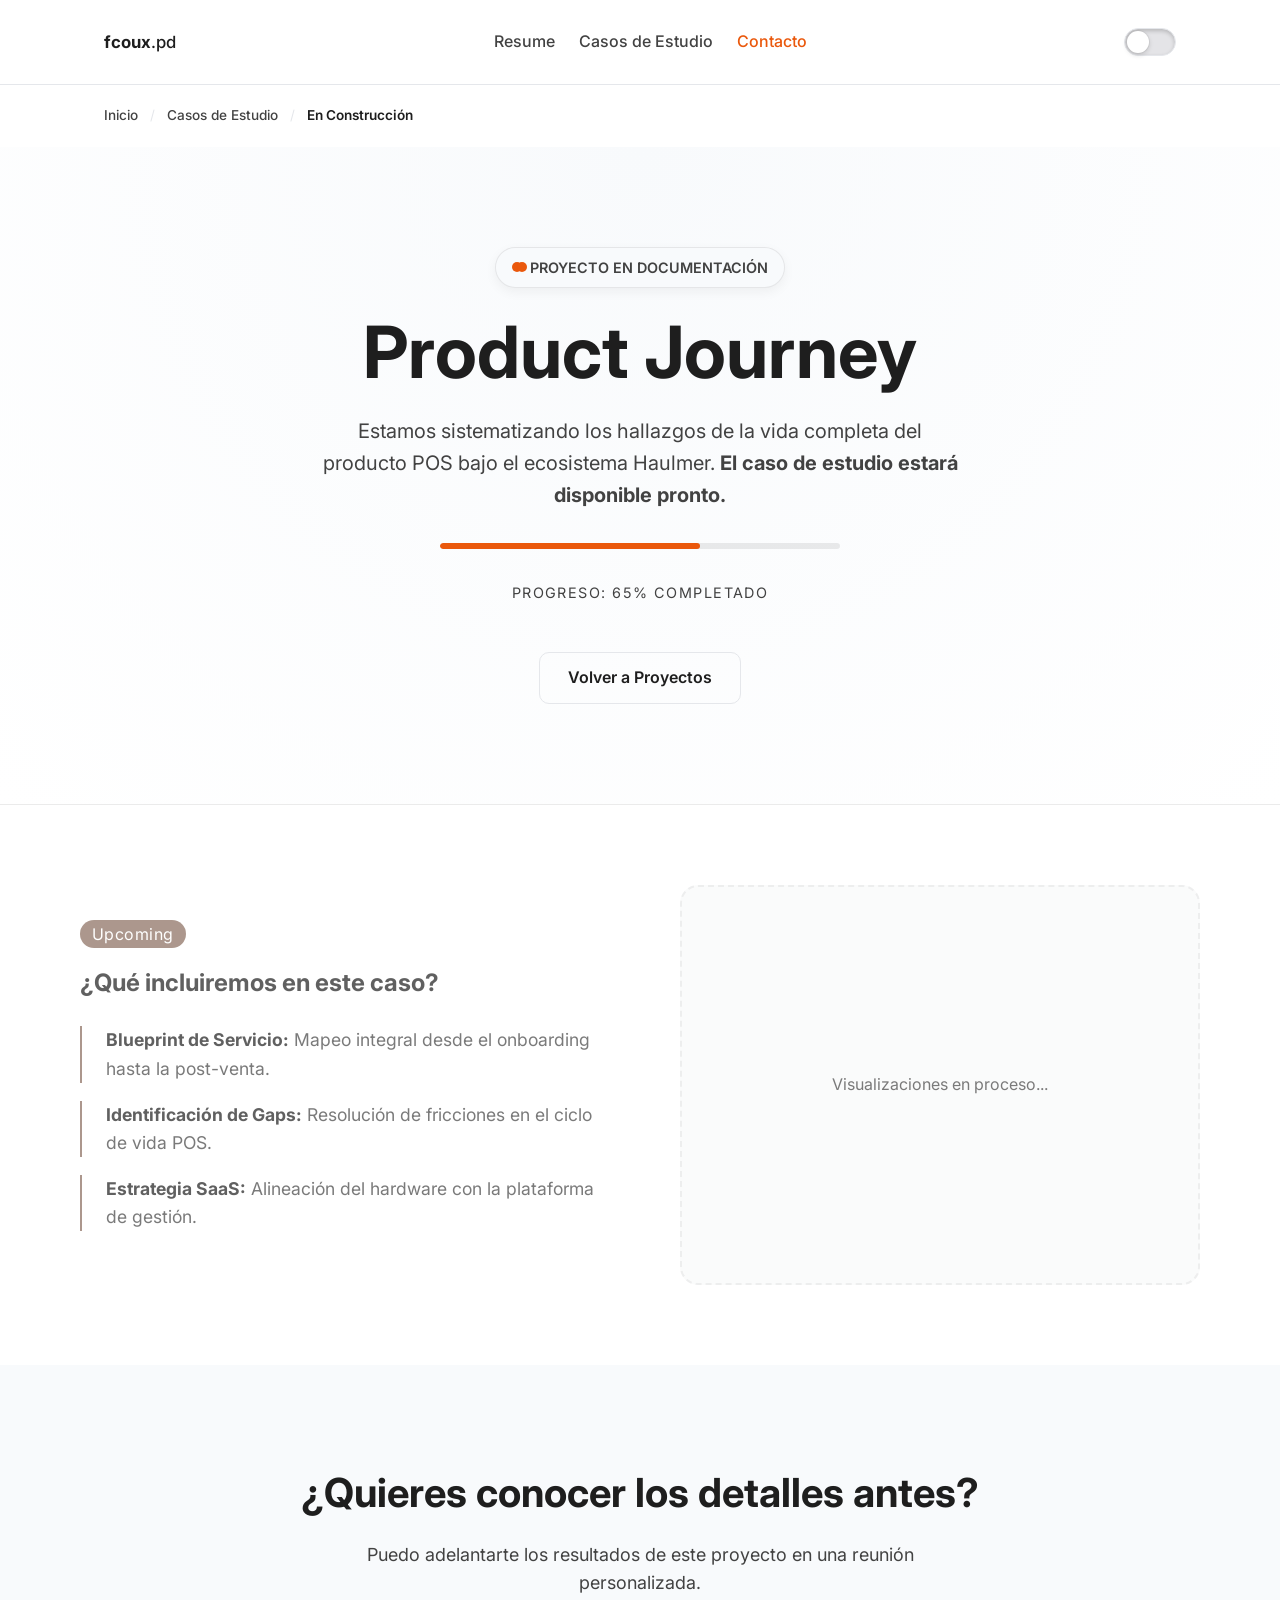
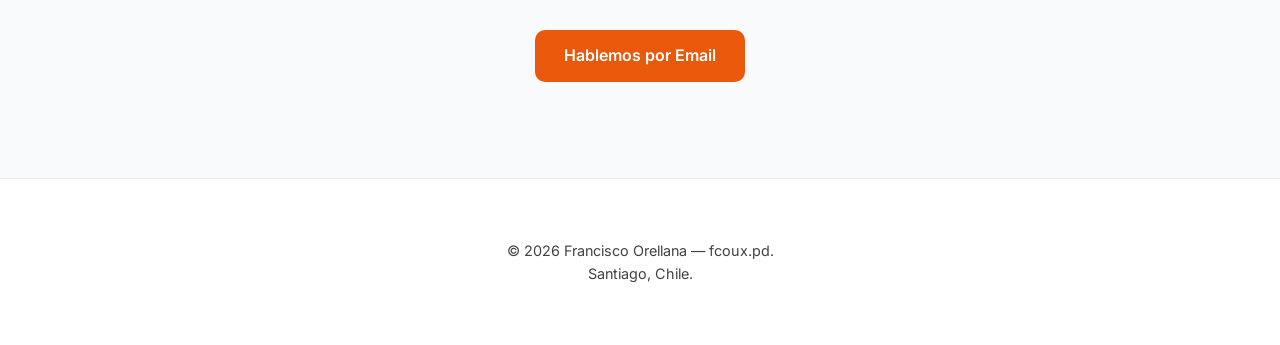
<file: pj.html>
<!DOCTYPE html>
<html lang="es">

<head>
    <meta charset="UTF-8" />
    <meta name="viewport" content="width=device-width, initial-scale=1.0" />
    <title>Product Journey | Francisco Orellana</title>
    <link rel="preconnect" href="https://fonts.googleapis.com">
    <link rel="preconnect" href="https://fonts.gstatic.com" crossorigin>
    <link href="https://fonts.googleapis.com/css2?family=Inter:wght@400;500;600;700;800&display=swap" rel="stylesheet" />
    <link rel="stylesheet" href="../css/index.css" />
    <link rel="stylesheet" href="../css/pj.css" />
    <style>
        /* Estilos específicos para el estado de construcción */
        
        .construction-hero {
            min-height: 60vh;
            display: flex;
            flex-direction: column;
            justify-content: center;
            align-items: center;
            text-align: center;
            padding: 100px 0;
        }
        
        .status-badge {
            display: inline-flex;
            align-items: center;
            gap: 8px;
            padding: 8px 16px;
            background: var(--surface-2);
            border-radius: 100px;
            margin-bottom: 24px;
            border: 1px solid var(--line-separator);
        }
        
        .pulse-dot {
            width: 10px;
            height: 10px;
            background: var(--accent);
            border-radius: 50%;
            animation: pulse 1.5s infinite;
        }
        
        @keyframes pulse {
            0% {
                box-shadow: 0 0 0 0 rgba(234, 88, 12, 0.4);
            }
            70% {
                box-shadow: 0 0 0 10px rgba(234, 88, 12, 0);
            }
            100% {
                box-shadow: 0 0 0 0 rgba(234, 88, 12, 0);
            }
        }
        
        .progress-container {
            width: 100%;
            max-width: 400px;
            height: 6px;
            background: var(--line-separator);
            border-radius: 10px;
            margin: 32px auto;
            overflow: hidden;
        }
        
        .progress-bar {
            width: 65%;
            /* Nivel de avance de la documentación */
            height: 100%;
            background: var(--accent);
            border-radius: 10px;
        }
    </style>
</head>

<body>
    <header class="navbar" id="navbar">
        <div class="container nav-content">
            <a href="../index.html" class="logo" aria-label="Inicio"><strong>fcoux</strong>.pd</a>
            <nav class="nav-links desktop-nav" aria-label="Navegación principal">
                <a href="../index.html#about">Resume</a>
                <a href="../index.html#projects">Casos de Estudio</a>
                <a href="#contact">Contacto</a>
            </nav>
            <div class="nav-actions">
                <button class="theme-toggle" id="themeToggle" type="button" aria-label="Cambiar tema">
                    <div class="theme-toggle-track">
                        <div class="theme-toggle-thumb"></div>
                    </div>
                </button>
                <button class="menu-toggle" id="menuToggle" type="button" aria-label="Abrir menú">
                    <span></span><span></span><span></span>
                </button>
            </div>
        </div>
    </header>
    <nav class="breadcrumb-nav" aria-label="Breadcrumb">
        <div class="container">
            <ol class="breadcrumb-list">
                <li><a href="../index.html">Inicio</a></li>
                <li><a href="../index.html#projects">Casos de Estudio</a></li>
                <li aria-current="page">En Construcción</li>
            </ol>
        </div>
    </nav>
    <main>
        <section class="construction-hero">
            <div class="container">
                <div class="status-badge">
                    <span class="pulse-dot"></span>
                    <span style="font-weight: 600; font-size: 0.9rem; color: var(--text-soft);">PROYECTO EN DOCUMENTACIÓN</span>
                </div>

                <h1 style="font-size: clamp(2.5rem, 8vw, 4.5rem); line-height: 1.1; margin-bottom: 24px;">Product Journey</h1>
                <p style="max-width: 650px; margin: 0 auto; font-size: 1.25rem; color: var(--text-soft); line-height: 1.6;">
                    Estamos sistematizando los hallazgos de la vida completa del producto POS bajo el ecosistema Haulmer.
                    <strong>El caso de estudio estará disponible pronto.</strong>
                </p>

                <div class="progress-container">
                    <div class="progress-bar"></div>
                </div>

                <p style="font-size: 0.9rem; color: var(--text-soft); text-transform: uppercase; letter-spacing: 0.1em;">
                    Progreso: 65% completado
                </p>

                <div style="margin-top: 48px;">
                    <a href="../index.html#projects" class="btn btn-secondary">Volver a Proyectos</a>
                </div>
            </div>
        </section>

        <section class="section-wrapper border-top bg-surface-2">
            <div class="container section-content" style="padding: 80px 0;">
                <div class="two-columns-grid" style="filter: grayscale(0.8); opacity: 0.7;">
                    <div class="col-text">
                        <span class="tag tag-primary">Upcoming</span>
                        <h2 style="margin-top: 16px;">¿Qué incluiremos en este caso?</h2>
                        <ul class="highlight-list">
                            <li><strong>Blueprint de Servicio:</strong> Mapeo integral desde el onboarding hasta la post-venta.</li>
                            <li><strong>Identificación de Gaps:</strong> Resolución de fricciones en el ciclo de vida POS.</li>
                            <li><strong>Estrategia SaaS:</strong> Alineación del hardware con la plataforma de gestión.</li>
                        </ul>
                    </div>
                    <div class="col-visual">
                        <div class="image-placeholder" style="border-style: dashed;">
                            <p>Visualizaciones en proceso...</p>
                        </div>
                    </div>
                </div>
            </div>
        </section>

        <section class="cta section" id="contact">
            <div class="container">
                <h2>¿Quieres conocer los detalles antes?</h2>
                <p style="max-width: 600px; font-size: 1.125rem; margin: 0 auto 32px; color: var(--text-soft);">
                    Puedo adelantarte los resultados de este proyecto en una reunión personalizada.
                </p>
                <a href="mailto:orellanav.francisco@gmail.com" class="btn btn-primary">Hablemos por Email</a>
            </div>
        </section>
    </main>

    <footer style="padding: 60px 0; border-top: 1px solid var(--line-separator); text-align: center;">
        <div class="container">
            <p style="color: var(--text-soft); font-size: 0.9rem; margin: 0;">
                © 2026 Francisco Orellana — fcoux.pd. <br> Santiago, Chile.
            </p>
        </div>
    </footer>

    <script src="../js/index.js"></script>
</body>

</html>
</file>
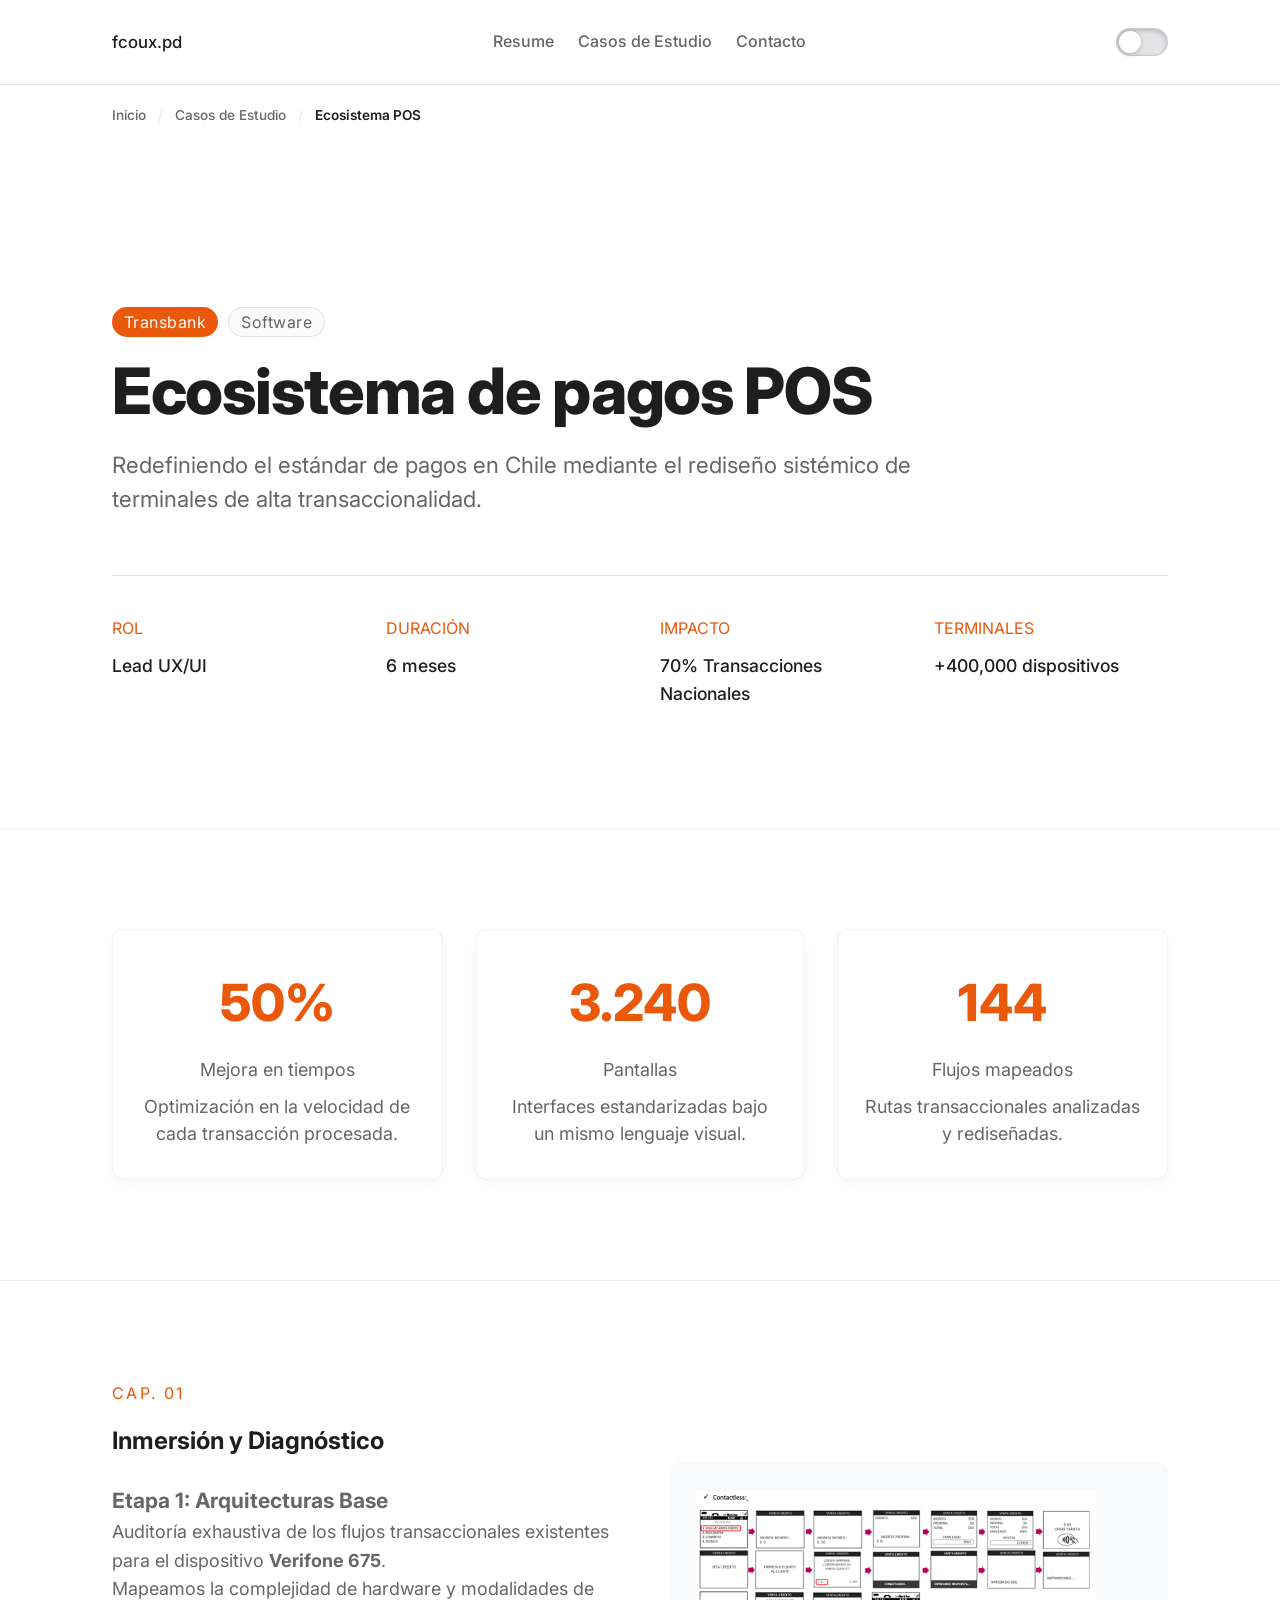
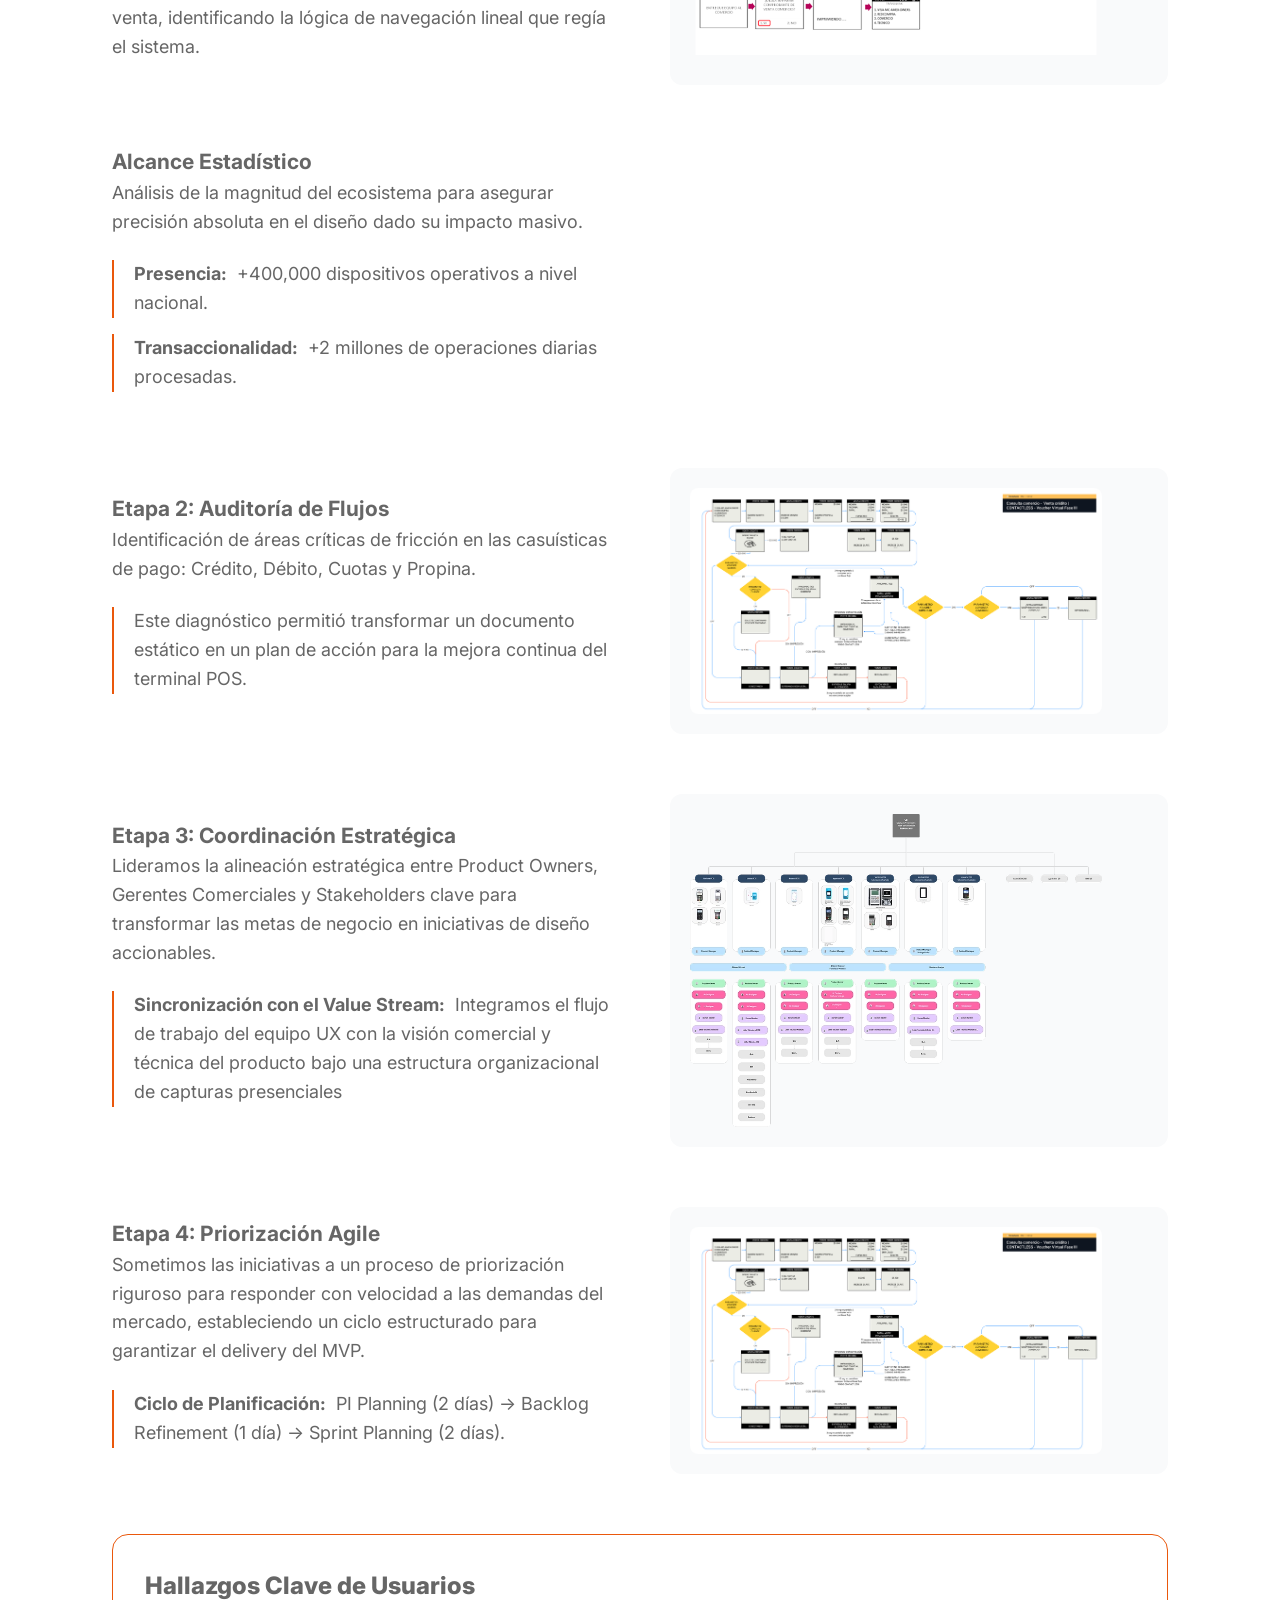
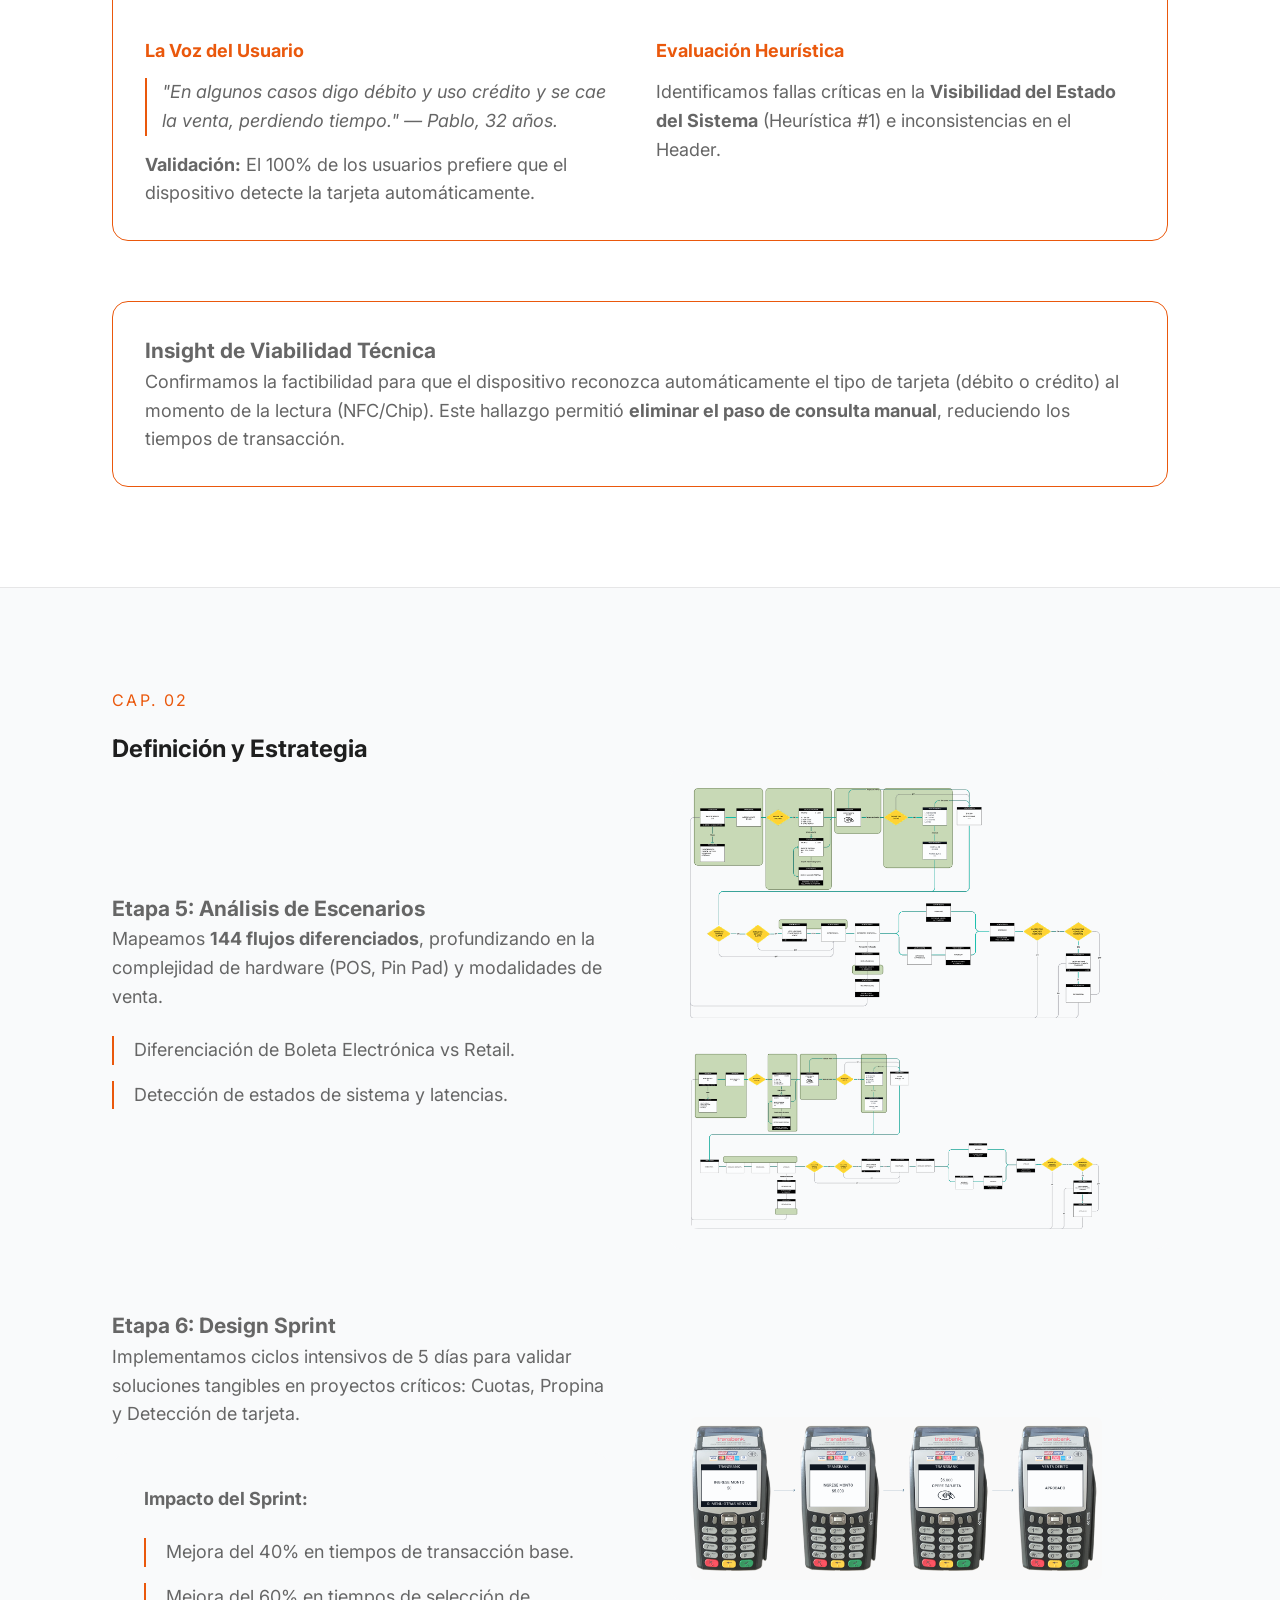
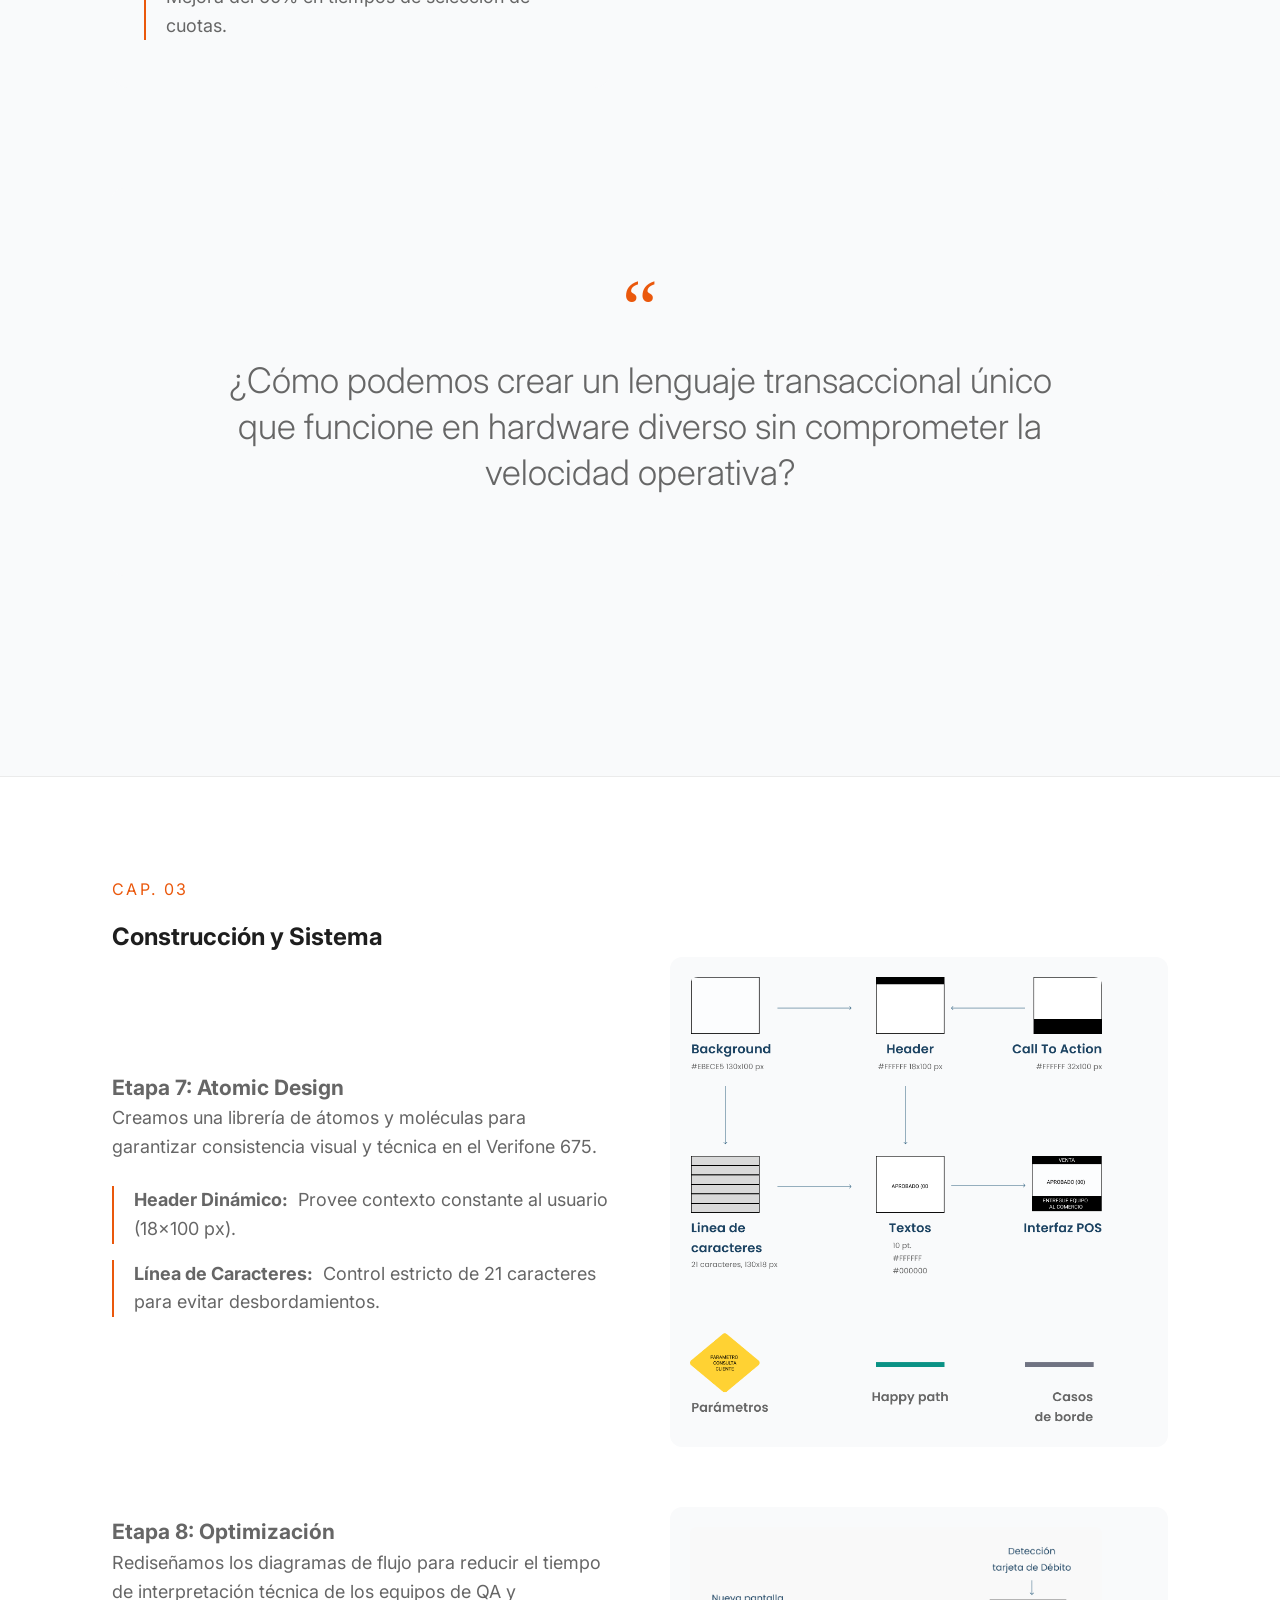
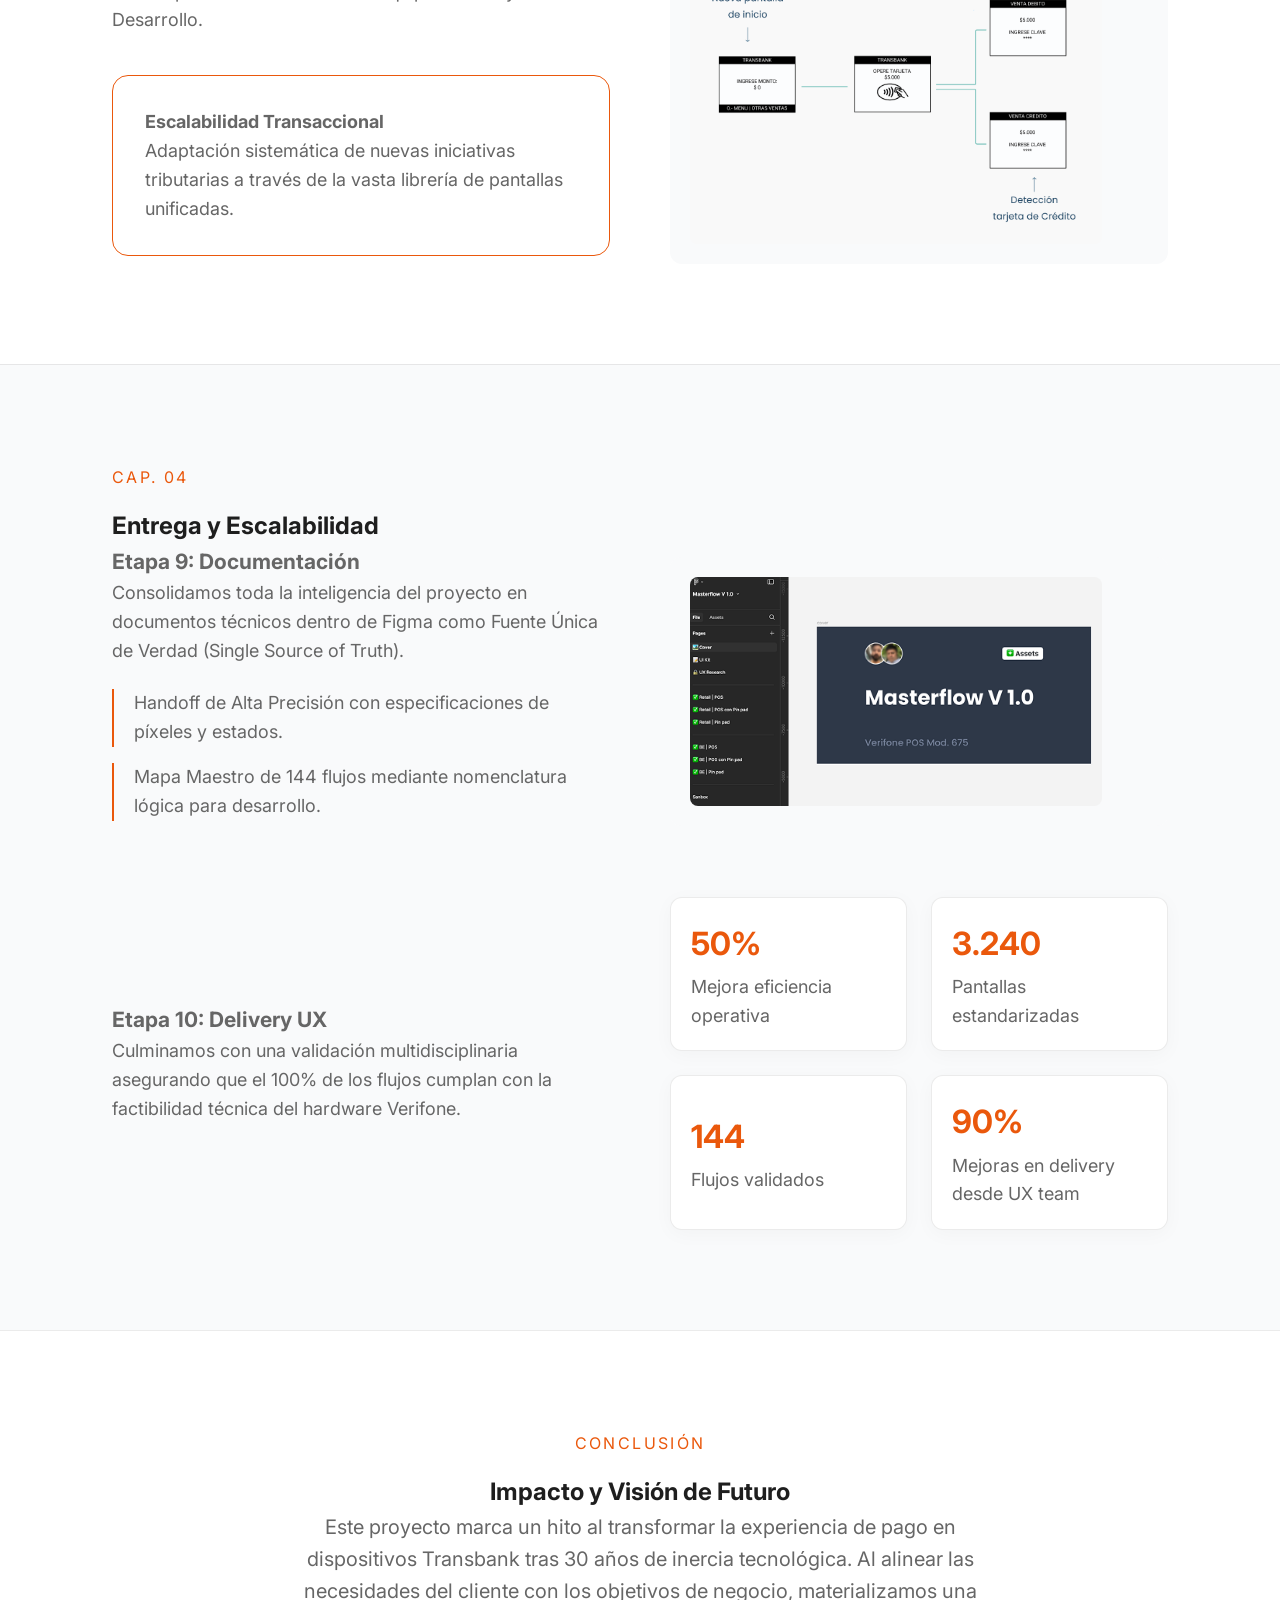
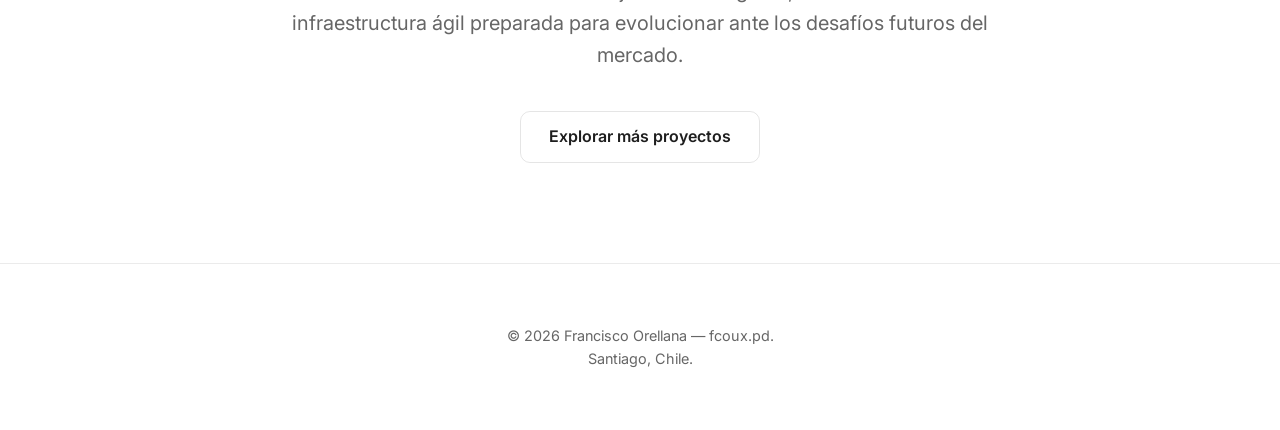
<file: html/ecosistema.html>
<!DOCTYPE html>
<html lang="es">

<head>
    <meta charset="UTF-8">
    <meta name="viewport" content="width=device-width, initial-scale=1.0">
    <title>Ecosistema de pagos POS | fcoux.pd</title>
    <link rel="stylesheet" href="../css/index.css">
    <link rel="stylesheet" href="../css/ecosistema.css">
    <link href="https://fonts.googleapis.com/css2?family=Inter:wght@400;500;600;700;800&display=swap" rel="stylesheet">
</head>

<body>
    <header class="navbar" id="navbar">
        <div class="container nav-content">
            <a href="../index.html" class="logo">fcoux.pd</a>
            <nav class="nav-links desktop-nav">
                <a href="../index.html#about">Resume</a>
                <a href="../index.html#projects">Casos de Estudio</a>
                <a href="../index.html#contact">Contacto</a>
            </nav>
            <div class="nav-actions">
                <button class="theme-toggle" id="themeToggle" type="button" aria-label="Cambiar tema">
                        <div class="theme-toggle-track">
                            <div class="theme-toggle-thumb"></div>
                        </div>
                    </button>
                <button class="menu-toggle" id="menuToggle" type="button" aria-label="Abrir menú">
                        <span></span><span></span><span></span>
                    </button>
            </div>
        </div>
    </header>
    <nav class="breadcrumb-nav" aria-label="Breadcrumb">
        <div class="container">
            <ol class="breadcrumb-list">
                <li><a href="../index.html">Inicio</a></li>
                <li><a href="../index.html#projects">Casos de Estudio</a></li>
                <li aria-current="page">Ecosistema POS</li>
            </ol>
        </div>
    </nav>
    <main class="project-detail">

        <section class="project-detail-hero">
            <div class="container">
                <div class="project-tags">
                    <span class="tag tag-primary">Transbank</span>
                    <span class="tag tag-secondary">Software</span>
                </div>

                <div class="project-header">
                    <h1>Ecosistema de pagos POS</h1>
                    <p class="project-subtitle">Redefiniendo el estándar de pagos en Chile mediante el rediseño sistémico de terminales de alta transaccionalidad.</p>
                </div>

                <div class="project-meta-grid">
                    <div class="project-meta-item">
                        <span>ROL</span>
                        <p>Lead UX/UI</p>
                    </div>
                    <div class="project-meta-item">
                        <span>DURACIÓN</span>
                        <p>6 meses</p>
                    </div>
                    <div class="project-meta-item">
                        <span>IMPACTO</span>
                        <p>70% Transacciones Nacionales</p>
                    </div>
                    <div class="project-meta-item">
                        <span>TERMINALES</span>
                        <p>+400,000 dispositivos</p>
                    </div>
                </div>
            </div>
        </section>

        <section class="section-wrapper border-top">
            <div class="section-content">
                <div class="container">
                    <div class="metrics-grid">
                        <div class="metric-card">
                            <span class="metric-value">50%</span>
                            <p class="metric-label">Mejora en tiempos</p>
                            <p class="metric-description">Optimización en la velocidad de cada transacción procesada.</p>
                        </div>
                        <div class="metric-card">
                            <span class="metric-value">3.240</span>
                            <p class="metric-label">Pantallas</p>
                            <p class="metric-description">Interfaces estandarizadas bajo un mismo lenguaje visual.</p>
                        </div>
                        <div class="metric-card">
                            <span class="metric-value">144</span>
                            <p class="metric-label">Flujos mapeados</p>
                            <p class="metric-description">Rutas transaccionales analizadas y rediseñadas.</p>
                        </div>
                    </div>
                </div>
            </div>
        </section>

        <section class="section-wrapper border-top">
            <div class="section-content">
                <div class="container">
                    <span class="stage-tag">CAP. 01</span>
                    <h2>Inmersión y Diagnóstico</h2>

                    <div class="two-columns-grid">
                        <div class="col-text">
                            <h3>Etapa 1: Arquitecturas Base</h3>
                            <p>Auditoría exhaustiva de los flujos transaccionales existentes para el dispositivo <strong>Verifone 675</strong>.</p>
                            <p>Mapeamos la complejidad de hardware y modalidades de venta, identificando la lógica de navegación lineal que regía el sistema.</p>
                        </div>
                        <div class="col-visual">
                            <div class="image-placeholder">
                                <img src="../media/arquitecturas.png" alt="Mapeo de pantallas y transiciones heredadas (Estado Inicial)" class="img-fluid">
                            </div>
                        </div>
                    </div>

                    <div class="two-columns-grid mt-60">
                        <div class="col-text">
                            <h3>Alcance Estadístico</h3>
                            <p>Análisis de la magnitud del ecosistema para asegurar precisión absoluta en el diseño dado su impacto masivo.</p>
                            <ul class="highlight-list">
                                <li><strong>Presencia:</strong> +400,000 dispositivos operativos a nivel nacional.</li>
                                <li><strong>Transaccionalidad:</strong> +2 millones de operaciones diarias procesadas.</li>
                            </ul>
                        </div>
                        <div class="col-visual" style="visibility: hidden;">
                            <div class="image-placeholder">
                                <p>Visual: Dashboard de relevancia estadística y volumen transaccional</p>
                            </div>
                        </div>
                    </div>

                    <div class="two-columns-grid mt-60">
                        <div class="col-text">
                            <h3>Etapa 2: Auditoría de Flujos</h3>
                            <p>Identificación de áreas críticas de fricción en las casuísticas de pago: Crédito, Débito, Cuotas y Propina.</p>
                            <ul class="highlight-list">
                                <li>Este diagnóstico permitió transformar un documento estático en un plan de acción para la mejora continua del terminal POS.</li>
                            </ul>
                        </div>
                        <div class="col-visual">

                            <div class="col-visual">
                                <div class="image-placeholder">
                                    <img src="../media/auditoria.png" alt="Mapeo de pantallas y transiciones heredadas (Estado Inicial)" class="img-fluid">
                                </div>
                            </div>
                        </div>
                    </div>

                    <div class="two-columns-grid mt-60">
                        <div class="col-text">
                            <h3>Etapa 3: Coordinación Estratégica</h3>
                            <p>Lideramos la alineación estratégica entre Product Owners, Gerentes Comerciales y Stakeholders clave para transformar las metas de negocio en iniciativas de diseño accionables.</p>
                            <ul class="highlight-list">
                                <li><strong>Sincronización con el Value Stream:</strong> Integramos el flujo de trabajo del equipo UX con la visión comercial y técnica del producto bajo una estructura organizacional de capturas presenciales</li>
                            </ul>
                        </div>
                        <div class="col-visual">
                            <div class="image-placeholder">
                                <img src="../media/coordinacion.webp" alt="Mapeo de pantallas y transiciones heredadas (Estado Inicial)" class="img-fluid">
                            </div>
                        </div>
                    </div>

                    <div class="two-columns-grid mt-60">
                        <div class="col-text">
                            <h3>Etapa 4: Priorización Agile</h3>
                            <p>Sometimos las iniciativas a un proceso de priorización riguroso para responder con velocidad a las demandas del mercado, estableciendo un ciclo estructurado para garantizar el delivery del MVP.</p>
                            <ul class="highlight-list">
                                <li><strong>Ciclo de Planificación:</strong> PI Planning (2 días) → Backlog Refinement (1 día) → Sprint Planning (2 días).</li>
                            </ul>
                        </div>
                        <div class="col-visual">
                            <div class="image-placeholder">
                                <img src="../media/auditoria.png" alt="Mapeo de pantallas y transiciones heredadas (Estado Inicial)" class="img-fluid">
                            </div>
                        </div>
                    </div>


                    <div class="guerrilla-box mt-60">
                        <h3 style="font-size: 1.5rem; margin-bottom: 32px; font-weight: 800;">Hallazgos Clave de Usuarios</h3>
                        <div class="hypothesis-grid">
                            <div class="hypo-item">
                                <h4 style="color: var(--accent); margin-bottom: 12px;">La Voz del Usuario</h4>
                                <p style="font-style: italic; border-left: 2px solid var(--accent); padding-left: 15px;">
                                    "En algunos casos digo débito y uso crédito y se cae la venta, perdiendo tiempo." — Pablo, 32 años.
                                </p>
                                <p style="margin-top: 15px;"><strong>Validación:</strong> El 100% de los usuarios prefiere que el dispositivo detecte la tarjeta automáticamente.</p>
                            </div>
                            <div class="hypo-item">
                                <h4 style="color: var(--accent); margin-bottom: 12px;">Evaluación Heurística</h4>
                                <p>Identificamos fallas críticas en la <strong>Visibilidad del Estado del Sistema</strong> (Heurística #1) e inconsistencias en el Header.</p>
                            </div>
                        </div>
                    </div>

                    <div class="qa-box mt-60">
                        <h3>Insight de Viabilidad Técnica</h3>
                        <p>Confirmamos la factibilidad para que el dispositivo reconozca automáticamente el tipo de tarjeta (débito o crédito) al momento de la lectura (NFC/Chip). Este hallazgo permitió <strong>eliminar el paso de consulta manual</strong>,
                            reduciendo los tiempos de transacción.</p>
                    </div>
                </div>
            </div>
        </section>

        <section class="section-wrapper border-top bg-surface-2">
            <div class="section-content">
                <div class="container">
                    <span class="stage-tag">CAP. 02</span>
                    <h2>Definición y Estrategia</h2>

                    <div class="two-columns-grid">
                        <div class="col-text">
                            <h3>Etapa 5: Análisis de Escenarios</h3>
                            <p>Mapeamos <strong>144 flujos diferenciados</strong>, profundizando en la complejidad de hardware (POS, Pin Pad) y modalidades de venta.</p>
                            <ul class="highlight-list">
                                <li>Diferenciación de Boleta Electrónica vs Retail.</li>
                                <li>Detección de estados de sistema y latencias.</li>
                            </ul>
                        </div>
                        <div class="col-visual">
                            <div class="image-placeholder">
                                <img src="../media/analisis.png" alt="Mapeo de pantallas y transiciones heredadas (Estado Inicial)" class="img-fluid">
                            </div>
                        </div>
                    </div>

                    <div class="two-columns-grid mt-60">
                        <div class="col-text">
                            <h3>Etapa 6: Design Sprint</h3>
                            <p>Implementamos ciclos intensivos de 5 días para validar soluciones tangibles en proyectos críticos: Cuotas, Propina y Detección de tarjeta.</p>
                            <div class="data-box">
                                <strong>Impacto del Sprint:</strong>
                                <ul class="highlight-list">
                                    <li>Mejora del 40% en tiempos de transacción base.</li>
                                    <li>Mejora del 60% en tiempos de selección de cuotas.</li>
                                </ul>
                            </div>
                        </div>
                        <div class="col-visual">
                            <div class="image-placeholder">
                                <img src="../media/dp.png" alt="Mapeo de pantallas y transiciones heredadas (Estado Inicial)" class="img-fluid">
                            </div>
                        </div>
                    </div>

                    <div class="question-container">
                        <p class="question-text">
                            ¿Cómo podemos crear un lenguaje transaccional único que funcione en hardware diverso sin comprometer la velocidad operativa?
                        </p>
                    </div>
                </div>
            </div>
        </section>

        <section class="section-wrapper border-top">
            <div class="section-content">
                <div class="container">
                    <span class="stage-tag">CAP. 03</span>
                    <h2>Construcción y Sistema</h2>

                    <div class="two-columns-grid">
                        <div class="col-text">
                            <h3>Etapa 7: Atomic Design</h3>
                            <p>Creamos una librería de átomos y moléculas para garantizar consistencia visual y técnica en el Verifone 675.</p>
                            <ul class="highlight-list">
                                <li><strong>Header Dinámico:</strong> Provee contexto constante al usuario (18x100 px).</li>
                                <li><strong>Línea de Caracteres:</strong> Control estricto de 21 caracteres para evitar desbordamientos.</li>
                            </ul>
                        </div>
                        <div class="col-visual">
                            <div class="image-placeholder">
                                <img src="../media/atomic.png" alt="Mapeo de pantallas y transiciones heredadas (Estado Inicial)" class="img-fluid">
                            </div>
                        </div>
                    </div>

                    <div class="two-columns-grid mt-60">
                        <div class="col-text">
                            <h3>Etapa 8: Optimización</h3>
                            <p>Rediseñamos los diagramas de flujo para reducir el tiempo de interpretación técnica de los equipos de QA y Desarrollo.</p>
                            <div class="qa-box">
                                <h4>Escalabilidad Transaccional</h4>
                                <p>Adaptación sistemática de nuevas iniciativas tributarias a través de la vasta librería de pantallas unificadas.</p>
                            </div>
                        </div>
                        <div class="col-visual">
                            <div class="image-placeholder">
                                <img src="../media/optmizacion.png" alt="Mapeo de pantallas y transiciones heredadas (Estado Inicial)" class="img-fluid">
                            </div>
                        </div>
                    </div>
                </div>
            </div>
        </section>

        <section class="section-wrapper border-top bg-surface-2">
            <div class="section-content">
                <div class="container">
                    <span class="stage-tag">CAP. 04</span>
                    <h2>Entrega y Escalabilidad</h2>

                    <div class="two-columns-grid">
                        <div class="col-text">
                            <h3>Etapa 9: Documentación</h3>
                            <p>Consolidamos toda la inteligencia del proyecto en documentos técnicos dentro de Figma como Fuente Única de Verdad (Single Source of Truth).</p>
                            <ul class="highlight-list">
                                <li>Handoff de Alta Precisión con especificaciones de píxeles y estados.</li>
                                <li>Mapa Maestro de 144 flujos mediante nomenclatura lógica para desarrollo.</li>
                            </ul>
                        </div>
                        <div class="col-visual">
                            <div class="image-placeholder">
                                <img src="../media/doc.png" alt="Mapeo de pantallas y transiciones heredadas (Estado Inicial)" class="img-fluid">
                            </div>
                        </div>
                    </div>

                    <div class="two-columns-grid mt-60">
                        <div class="col-text">
                            <h3>Etapa 10: Delivery UX</h3>
                            <p>Culminamos con una validación multidisciplinaria asegurando que el 100% de los flujos cumplan con la factibilidad técnica del hardware Verifone.</p>
                        </div>
                        <div class="col-visual">
                            <div class="feedback-grid-detailed">
                                <div class="metric-card" style="padding: 20px; text-align: left; border: 1px solid var(--line-separator);">
                                    <h4>50%</h4>
                                    <p>Mejora eficiencia operativa</p>
                                </div>
                                <div class="metric-card" style="padding: 20px; text-align: left; border: 1px solid var(--line-separator);">
                                    <h4>3.240</h4>
                                    <p>Pantallas estandarizadas</p>
                                </div>
                                <div class="metric-card" style="padding: 20px; text-align: left; border: 1px solid var(--line-separator);">
                                    <h4>144</h4>
                                    <p>Flujos validados</p>
                                </div>
                                <div class="metric-card" style="padding: 20px; text-align: left; border: 1px solid var(--line-separator);">
                                    <h4>90%</h4>
                                    <p>Mejoras en delivery desde UX team</p>
                                </div>
                            </div>
                        </div>
                    </div>
                </div>
            </div>
        </section>

        <section class="section-wrapper border-top">
            <div class="section-content">
                <div class="container narrow">
                    <div class="final-reflection">
                        <span class="stage-tag">CONCLUSIÓN</span>
                        <h2>Impacto y Visión de Futuro</h2>
                        <p class="reflection-text">
                            Este proyecto marca un hito al transformar la experiencia de pago en dispositivos Transbank tras 30 años de inercia tecnológica. Al alinear las necesidades del cliente con los objetivos de negocio, materializamos una infraestructura ágil preparada para
                            evolucionar ante los desafíos futuros del mercado.
                        </p>
                        <div class="cta-internal">
                            <a href="../index.html#projects" class="btn btn-secondary">Explorar más proyectos</a>
                        </div>
                    </div>
                </div>
            </div>
        </section>
    </main>

    <footer style="padding: 60px 0; border-top: 1px solid var(--line-separator); text-align: center;">
        <div class="container">
            <p style="color: var(--text-soft); font-size: 0.9rem; margin: 0;">
                © 2026 Francisco Orellana — fcoux.pd. <br> Santiago, Chile.
            </p>
        </div>
    </footer>
    <script src="../js/index.js"></script>
</body>

</html>
</file>
<file: css/index.css>
/* ============================================================ 
   ESTILO GLOBAL: fcoux.pd (VERSIÓN FINAL CON HITOS Y HOVERS)
   ============================================================ */

 :root {
    --bg: #ffffff;
    --surface: #ffffff;
    --surface-2: #f8fafc;
    --surface-dark-card: #232326;
    --surface-dark-card-hover: #2b2b2f;
    --surface-muted: #3a3a36;
    --surface-muted-hover: #42423d;
    --text: #1e1e1e;
    --text-soft: #424242;
    --text-light: #f8fafc;
    --text-light-soft: rgba(255, 255, 255, 0.82);
    --text-muted-card: rgba(255, 255, 255, 0.64);
    --line: #e5e7eb;
    --accent: #ea580c;
    --accent-dark: #c2410c;
    /* Nuevo color para hover en CTAs blancos/outline */
    --btn-hover-gray: #f1f5f9;
    --tag-bg: rgba(255, 255, 255, 0.18);
    --shadow: 0 4px 12px rgba(0, 0, 0, 0.05);
    --card-radius: 18px;
    --header-height: 84px;
}

body.dark-mode {
    --bg: #0b1220;
    --surface: #0f172a;
    --surface-2: #111827;
    --surface-dark-card: #171c27;
    --surface-dark-card-hover: #1d2431;
    --surface-muted: #2b313d;
    --surface-muted-hover: #323949;
    --text: #e5e7eb;
    --text-soft: #94a3b8;
    --text-light: #f8fafc;
    --text-light-soft: rgba(255, 255, 255, 0.82);
    --text-muted-card: rgba(255, 255, 255, 0.62);
    --line: rgba(255, 255, 255, 0.12);
    --accent: #f97316;
    --accent-dark: #ea580c;
    /* Color gris sutil para hover en modo oscuro */
    --btn-hover-gray: rgba(255, 255, 255, 0.06);
    --tag-bg: rgba(255, 255, 255, 0.14);
    --shadow: 0 6px 18px rgba(0, 0, 0, 0.35);
}


/* 1. RESET & BASE [3] */

* {
    margin: 0;
    padding: 0;
    box-sizing: border-box;
}

html {
    scroll-padding-top: 110px;
}

body {
    font-family: "Inter", sans-serif;
    color: var(--text);
    background: var(--bg);
    line-height: 1.6;
    transition: background 0.25s ease, color 0.25s ease;
}

img {
    display: block;
    width: 100%;
    height: auto;
}

a {
    color: inherit;
    text-decoration: none;
}

button {
    font: inherit;
    background: none;
    border: none;
    cursor: pointer;
}


/* Estilo para cuando el usuario navega con teclado */

:focus-visible {
    outline: 3px solid var(--accent);
    outline-offset: 4px;
    border-radius: 4px;
}


/* 2. LAYOUT & NAVBAR [4-6] */

.container {
    width: 100%;
    max-width: 1120px;
    margin: 0 auto;
    padding: 0 24px;
}

.navbar {
    position: sticky;
    top: 0;
    z-index: 1000;
    background: rgba(255, 255, 255, 0.88);
    backdrop-filter: blur(10px);
    border-bottom: 1px solid var(--line);
    transition: background 0.25s ease, border-color 0.25s ease, box-shadow 0.25s ease;
}

body.dark-mode .navbar {
    background: rgba(11, 18, 32, 0.82);
}

.nav-content {
    min-height: var(--header-height);
    display: grid;
    grid-template-columns: auto 1fr auto;
    align-items: center;
    gap: 24px;
}

.logo {
    font-size: 1.05rem;
    font-weight: 500;
}

.desktop-nav {
    display: flex;
    align-items: center;
    justify-content: center;
    gap: 24px;
}

.desktop-nav a {
    color: var(--text-soft);
    font-weight: 500;
    transition: color 0.2s ease;
}

.desktop-nav a:hover,
.desktop-nav a[aria-current="page"] {
    color: var(--accent);
}

.nav-actions {
    display: flex;
    align-items: center;
    justify-content: flex-end;
    gap: 14px;
}


/* ============================================================ 
   BREADCRUMBS: NAVEGACIÓN SECUNDARIA
   ============================================================ */

.breadcrumb-nav {
    padding: 20px 0;
    background: var(--bg);
}

.breadcrumb-list {
    display: flex;
    list-style: none;
    gap: 12px;
    font-size: 0.85rem;
    font-weight: 500;
    color: var(--text-soft);
}

.breadcrumb-list li:not(:last-child)::after {
    content: "/";
    margin-left: 12px;
    color: var(--line);
    font-weight: 400;
}

.breadcrumb-list a {
    transition: color 0.2s ease;
}

.breadcrumb-list a:hover {
    color: var(--accent);
}

.breadcrumb-list li[aria-current="page"] {
    color: var(--text);
    font-weight: 600;
    pointer-events: none;
}


/* Ajuste para Dark Mode sutil */

body.dark-mode .breadcrumb-list li:not(:last-child)::after {
    color: rgba(255, 255, 255, 0.2);
}


/* THEME TOGGLE REPOTENCIADO */

.theme-toggle {
    width: 52px;
    height: 28px;
    /* Ajuste sutil de altura */
    position: relative;
    cursor: pointer;
    background: none;
    padding: 0;
    border: none;
}

.theme-toggle-track {
    width: 100%;
    height: 100%;
    border-radius: 999px;
    background: #e4e4e7;
    /* Gris más suave en Light Mode */
    border: 1px solid var(--line);
    transition: background 0.3s ease, box-shadow 0.3s ease;
    /* Sombra interna para dar profundidad al carril */
    box-shadow: inset 0 2px 4px rgba(0, 0, 0, 0.2);
}

.theme-toggle-thumb {
    position: absolute;
    top: 3px;
    left: 3px;
    width: 22px;
    height: 22px;
    border-radius: 50%;
    background: #ffffff;
    transition: transform 0.3s cubic-bezier(0.4, 0, 0.2, 1), background 0.3s ease;
    /* Sombra proyectada para que el botón "flote" */
    box-shadow: 0 2px 5px rgba(0, 0, 0, 0.15), 0 0 0 1px rgba(0, 0, 0, 0.05);
}


/* ESTADOS DARK MODE */

body.dark-mode .theme-toggle-track {
    background: var(--surface-muted);
    /* Usa tus variables globales */
    border-color: rgba(255, 255, 255, 0.1);
    box-shadow: inset 0 2px 4px rgba(188, 188, 188, 0.2);
}

body.dark-mode .theme-toggle-thumb {
    transform: translateX(24px);
    background: var(--accent);
    /* Tu naranja corporativo */
    /* Resplandor sutil del acento en modo oscuro */
    box-shadow: 0 0 12px rgba(243, 243, 243, 0.4), 0 2px 5px rgba(0, 0, 0, 0.3);
}


/* Hover effect */

.theme-toggle:hover .theme-toggle-track {
    border-color: var(--accent);
}


/* MOBILE MENU [7-9] */

.menu-toggle {
    width: 32px;
    height: 32px;
    display: none;
    flex-direction: column;
    align-items: flex-end;
    justify-content: center;
    gap: 5px;
}

.menu-toggle span {
    display: block;
    width: 24px;
    height: 1.8px;
    background: var(--text);
    border-radius: 999px;
    transition: 0.25s ease;
}

.menu-toggle.is-open span:nth-child(1) {
    transform: translateY(7px) rotate(45deg);
}

.menu-toggle.is-open span:nth-child(2) {
    opacity: 0;
}

.menu-toggle.is-open span:nth-child(3) {
    transform: translateY(-7px) rotate(-45deg);
}

.mobile-menu {
    display: none;
    padding: 0 24px 20px;
    border-top: 1px solid var(--line);
    background: inherit;
}

.mobile-menu a {
    display: block;
    padding: 14px 0;
    font-weight: 500;
    border-bottom: 1px solid var(--line);
}

.mobile-menu.is-open {
    display: block;
}


/* 3. HERO [9, 10] */

.hero {
    padding: 120px 0 88px;
}

.hero h1 {
    font-size: clamp(2.5rem, 6vw, 4rem);
    font-weight: 800;
    line-height: 1.05;
    margin-bottom: 24px;
    letter-spacing: -0.02em;
}

.hero-text {
    font-size: 1.4rem;
    color: var(--text-soft);
    max-width: 850px;
    line-height: 1.5;
}

.hero-actions {
    margin-top: 32px;
    display: flex;
    gap: 16px;
    flex-wrap: wrap;
}


/* 4. RESUME & HITOS [10, 11] */

.section {
    padding: 88px 0;
}

.resume-grid {
    display: grid;
    grid-template-columns: 1fr;
    gap: 60px;
    align-items: start;
}

@media (min-width: 1100px) {
    .resume-grid {
        grid-template-columns: 0.8fr 1.2fr;
    }
}

.resume-intro {
    color: var(--text-soft);
    font-size: 18px;
    margin-top: 20px;
}

.metrics {
    margin: 40px 0px;
    padding-left: 20px;
    font-size: 1.125rem;
    color: var(--text-soft);
}

.metrics li {
    margin-bottom: 8px;
}

.resume-actions {
    margin-top: 28px;
    display: flex;
    gap: 12px;
}

.hitos-title {
    font-size: 24px;
    margin-bottom: 24px;
}

.hitos-grid {
    display: grid;
    grid-template-columns: repeat(3, 1fr);
    gap: 24px;
}

.hito-card {
    background: var(--surface);
    padding: 32px 24px;
    border-radius: var(--card-radius);
    text-align: center;
    border: 1px solid var(--line);
    box-shadow: 0 10px 30px rgba(0, 0, 0, 0.05);
    display: flex;
    align-items: center;
    justify-content: center;
    min-height: 140px;
    transition: transform 0.3s ease;
}

.hito-card:hover {
    transform: translateY(-5px);
}

.hito-card h3 {
    font-size: 1rem;
    font-weight: 700;
    line-height: 1.3;
    color: var(--text);
}

.section-title {
    font-size: 32px;
    margin-bottom: 32px;
}


/* [4] */

body.dark-mode .hito-card {
    background: var(--surface-dark-card);
}

body.dark-mode .hito-card h3 {
    color: var(--text-light);
}


/* 5. PROJECTS [12-15] */

.projects {
    display: grid;
    grid-template-columns: 1fr;
    gap: 28px;
}

.project-card {
    border-radius: var(--card-radius);
    overflow: hidden;
    background: var(--surface-dark-card);
    transition: 0.22s ease;
}

.project-card:hover {
    transform: translateY(-4px);
}

.project-card :focus {
    outline: 3px solid var(--accent);
    outline-offset: 4px;
    border-radius: 4px;
}

.project-image {
    aspect-ratio: 16 / 9;
    overflow: hidden;
    background: #d1d5db;
}

.project-image {
    aspect-ratio: 16/9;
    overflow: hidden;
    background: #d1d5db;
}

.project-image img {
    width: 100%;
    height: 100%;
    object-fit: cover;
    filter: grayscale(100%);
    transition: 0.35s ease;
}

.project-card:hover .project-image img {
    filter: grayscale(0%);
    transform: scale(1.03);
}

.project-content {
    padding: 18px 16px;
    color: var(--text-light);
    background-color: var(--surface-dark-card);
}

.project-content h3 {
    font-size: 1.8rem;
    line-height: 1.1;
    margin-bottom: 14px;
    color: var(--text-light);
}

.project-tags {
    display: flex;
    flex-wrap: wrap;
    gap: 8px;
    margin-bottom: 14px;
}

.project-tags {
    display: flex;
    /* Alinea los hijos en fila */
    flex-wrap: wrap;
    /* Si no caben, bajan a la siguiente línea */
    gap: 10px;
    /* El "aire" exacto entre un tag y otro */
    margin-bottom: 20px;
    /* Separación con el H1 */
}


/* Base del Tag (Reforzada) */

.tag {
    display: inline-flex;
    align-items: center;
    padding: 6px 12px;
    border-radius: 6px;
    font-size: 1rem;
    font-weight: 400;
    line-height: 1;
    letter-spacing: 0.03em;
}


/* VARIANTE 1: Primary (Naranja Transbank) */

.tag-primary {
    background: var(--accent);
    color: #ffffff;
    border-radius: 16px;
}


/* VARIANTE 2: Secondary (Gris / Fintech) */

.tag-secondary {
    background: var(--surface-2);
    /* Tu gris claro */
    color: var(--text-soft);
    /* Tu texto suave */
    border: 1px solid var(--line);
    /* Un borde sutil para que no se pierda */
    border-radius: 16px;
}


/* Opcional: Variante Dark Mode para el tag secundario */

body.dark-mode .tag-secondary {
    background: rgba(255, 255, 255, 0.05);
    color: var(--text-light-soft);
}

.project-date {
    font-size: 1rem;
    color: var(--text-light);
    margin-bottom: 14px;
}

.project-description {
    font-size: 1rem;
    color: var(--text-light-soft);
    line-height: 1.7;
}


/* 6. CTA & BUTTONS [2, 15, 16] */

.cta {
    background: var(--surface-2);
    padding: 96px 0;
    text-align: center;
}

.cta h2 {
    font-size: 40px;
    margin-bottom: 16px;
}

.btn {
    display: inline-flex;
    /* Alineación interna perfecta */
    align-items: center;
    justify-content: center;
    width: auto;
    /* Evita que se estire al 100% */
    min-width: 140px;
    /* Opcional: ancho mínimo para que no se vea "pobre" */
    padding: 12px 28px;
    border-radius: 10px;
    font-weight: 600;
    font-size: 1rem;
    cursor: pointer;
    transition: all 0.25s cubic-bezier(0.4, 0, 0.2, 1);
    text-align: center;
    border: 1px solid transparent;
    /* Reserva el espacio del borde */
}


/* Variante: Primario (Naranja) */

.btn-primary {
    background: var(--accent);
    color: #ffffff;
}

.btn-primary:hover {
    background: var(--accent-dark);
    transform: translateY(-2px);
    box-shadow: 0 4px 12px rgba(234, 88, 12, 0.25);
}


/* Variante: Secundario / Outline (Gris/Transparente) */

.btn-secondary,
.btn-outline {
    background: transparent;
    border-color: var(--line);
    color: var(--text);
}

.btn-secondary:hover,
.btn-outline:hover {
    background: var(--btn-hover-gray);
    border-color: var(--text);
    color: var(--text);
    transform: translateY(-2px);
}


/* 7. FOOTER [16] */

.footer {
    padding: 48px 0;
    text-align: center;
    font-size: 14px;
    color: var(--text-soft);
}


/* 8. RESPONSIVE [16-18] */

@media (min-width: 768px) {
    .projects {
        grid-template-columns: repeat(2, 1fr);
    }
}

@media (min-width: 1100px) {
    .projects {
        grid-template-columns: repeat(3, 1fr);
    }
}

@media (max-width: 900px) {
    .desktop-nav {
        display: none;
    }
    .menu-toggle {
        display: inline-flex;
    }
}

@media (max-width: 768px) {
    .hero {
        padding: 84px 0 60px;
    }
    .hitos-grid {
        grid-template-columns: 1fr;
        gap: 16px;
    }
    .hito-card {
        min-height: 100px;
    }
    .section,
    .cta {
        padding: 72px 0;
    }
}

@media (max-width: 480px) {
    .container {
        padding: 0 16px;
    }
}
</file>
<file: css/pj.css>
/* ============================================================ 
   PROYECTO: PRODUCT JOURNEY (LANDING DE CONSTRUCCIÓN)
   Basado en el Framework fcoux.pd
   ============================================================ */


/* 1. IMPORTACIÓN DE BASE (Variables y Reset de index.css) */


/* Nota: Se asume que este archivo carga después de index.css o contiene sus variables */

:root {
    --line-separator: rgba(0, 0, 0, 0.08);
}

body.dark-mode {
    --line-separator: rgba(255, 255, 255, 0.12);
}


/* 2. HERO DE CONSTRUCCIÓN (Layout Específico) */

.construction-hero {
    min-height: 70vh;
    display: flex;
    flex-direction: column;
    justify-content: center;
    align-items: center;
    text-align: center;
    padding: 120px 0 80px;
    background: radial-gradient(circle at top, var(--surface-2) 0%, var(--bg) 100%);
}

.status-badge {
    display: inline-flex;
    align-items: center;
    gap: 10px;
    padding: 10px 20px;
    background: var(--surface);
    border-radius: 100px;
    margin-bottom: 32px;
    border: 1px solid var(--line);
    box-shadow: var(--shadow);
}

.status-badge span:not(.pulse-dot) {
    text-transform: none !important;
    /* Anula cualquier herencia de uppercase */
    font-weight: 500;
    color: var(--text-soft);
    letter-spacing: 0;
    /* Quitamos el tracking ancho de las mayúsculas */
}

.pulse-dot {
    width: 12px;
    height: 12px;
    background: var(--accent);
    border-radius: 50%;
    position: relative;
}

.pulse-dot::after {
    content: '';
    position: absolute;
    width: 100%;
    height: 100%;
    background: var(--accent);
    border-radius: 50%;
    animation: pulse-ring 1.5s cubic-bezier(0.455, 0.03, 0.515, 0.955) infinite;
}

@keyframes pulse-ring {
    0% {
        transform: scale(0.33);
        opacity: 1;
    }
    80%,
    100% {
        transform: scale(2.5);
        opacity: 0;
    }
}


/* 3. BARRA DE PROGRESO UX */

.progress-container {
    width: 100%;
    max-width: 480px;
    height: 8px;
    background: var(--line);
    border-radius: 20px;
    margin: 40px auto 16px;
    overflow: hidden;
}

.progress-bar {
    width: 65%;
    /* Nivel de documentación actual */
    height: 100%;
    background: var(--accent);
    border-radius: 20px;
    transition: width 1s ease-in-out;
}


/* 4. COMPONENTES DE CASO DE ESTUDIO (Heredados de Restaurantes/Ecosistema) */

.section-wrapper {
    width: 100%;
    display: block;
}

.section-wrapper.border-top {
    border-top: 1px solid var(--line-separator);
}

.section-content {
    padding: 100px 0;
}


/* Grid de dos columnas para Preview */

.two-columns-grid {
    display: grid;
    grid-template-columns: 1fr 1fr;
    gap: 80px;
    align-items: center;
}


/* Listas con Side Color (Tu sello visual) */

.highlight-list {
    list-style: none;
    margin-top: 24px;
}

.highlight-list li {
    margin-bottom: 18px;
    padding-left: 24px;
    border-left: 2px solid var(--accent);
    font-size: 1.1rem;
    color: var(--text-soft);
}

.highlight-list li strong {
    color: var(--text);
}


/* Placeholders para Wireframes en proceso */

.image-placeholder {
    background: var(--surface-2);
    border: 2px dashed var(--line);
    border-radius: var(--card-radius);
    display: flex;
    align-items: center;
    justify-content: center;
    color: var(--text-soft);
    min-height: 400px;
    width: 100%;
    text-align: center;
    padding: 40px;
}


/* 5. RESPONSIVE ADJUSTMENTS */

@media (max-width: 1024px) {
    .two-columns-grid {
        grid-template-columns: 1fr;
        gap: 60px;
    }
    .construction-hero h1 {
        font-size: 3rem;
    }
}

@media (max-width: 768px) {
    .section-content {
        padding: 60px 0;
    }
    .construction-hero {
        padding: 80px 0;
    }
    .progress-container {
        max-width: 85%;
    }
}


/* 6. DARK MODE OVERRIDES (Específicos para este layout) */

body.dark-mode .construction-hero {
    background: radial-gradient(circle at top, var(--surface-2) 0%, var(--bg) 100%);
}

body.dark-mode .status-badge {
    background: var(--surface-dark-card);
}
</file>
<file: css/ecosistema.css>
/* ============================================================ 
   PROYECTO: ECOSISTEMA DE PAGOS POS (SISTEMA DE DISEÑO) 
   ============================================================ */


/* VARIABLE LOCAL PARA EL SEPARADOR */

:root {
    --line-separator: rgba(0, 0, 0, 0.08);
    /* Fallbacks de seguridad por si index.css no carga */
    --accent: #ea580c;
    --text-soft: #666;
    --text-main: #1a1a1a;
    --surface: #ffffff;
    --surface-2: #f9fafb;
    --card-radius: 12px;
    --line: rgba(0, 0, 0, 0.1);
}

body.dark-mode {
    --line-separator: rgba(255, 255, 255, 0.1);
}


/* 1. LAYOUT & ESTRUCTURA DE CAPAS (SISTEMA IRROMPIBLE) */

.project-detail {
    background: var(--bg, #fff);
}


/* CAPA 1: Wrapper (Fondo y Línea) */

.section-wrapper {
    width: 100%;
    display: block;
}

.section-wrapper.border-top {
    border-top: 1px solid var(--line-separator);
}


/* CAPA 2: Content (Aire sagrado de 100px) */

.section-content {
    padding: 100px 0;
}


/* CAPA 3: Container (Ancho máximo) */

.container {
    width: 100%;
    max-width: 1120px;
    margin: 0 auto;
    padding: 0 32px;
}

.container.narrow {
    max-width: 800px;
}


/* Modificadores de fondo */

.bg-surface-2 {
    background-color: var(--surface-2);
}


/* 2. HERO & METADATA */

.project-detail-hero {
    padding: 160px 0 80px;
}

.project-header h1 {
    font-size: clamp(2.5rem, 6vw, 4rem);
    font-weight: 800;
    line-height: 1.05;
    margin-bottom: 24px;
    letter-spacing: -0.02em;
}

.project-subtitle {
    font-size: 1.4rem;
    color: var(--text-soft);
    max-width: 850px;
    line-height: 1.5;
    margin-top: 16px;
}

.project-meta-grid {
    display: grid;
    grid-template-columns: repeat(auto-fit, minmax(180px, 1fr));
    gap: 40px;
    padding: 40px 0;
    border-top: 1px solid var(--line);
    margin-top: 60px;
}

.project-meta-item span {
    display: block;
    font-size: 1rem;
    font-weight: 400;
    text-transform: uppercase;
    color: var(--accent);
    margin-bottom: 10px;
}

.project-meta-item p {
    font-size: 1.1rem;
    font-weight: 500;
}


/* 3. GRIDS & COMPONENTES DE DISEÑO */

.metrics-grid {
    display: grid;
    grid-template-columns: repeat(3, 1fr);
    gap: 32px;
}

.two-columns-grid {
    display: grid;
    grid-template-columns: 1fr 1fr;
    gap: 60px;
    align-items: center;
    /* Restaurado: centrado vertical de visual/texto */
}


/* Ajuste específico para IA Flow y Pilares */

.ia-flow-grid,
.pillars-grid {
    display: grid;
    grid-template-columns: repeat(auto-fit, minmax(200px, 1fr));
    gap: 24px;
    margin-top: 32px;
}

.metric-card {
    background: var(--surface);
    /* Bajamos ligeramente el padding para mejor equilibrio visual */
    padding: 32px 24px;
    border-radius: var(--card-radius);
    text-align: center;
    /* Usamos una línea más sutil para que no compita con el contenido */
    border: 1px solid rgba(0, 0, 0, 0.05);
    /* Sombra más profunda pero más transparente (estética Apple/Premium) */
    box-shadow: 0 4px 20px rgba(0, 0, 0, 0.03);
    display: flex;
    flex-direction: column;
    justify-content: center;
    transition: transform 0.3s ease, box-shadow 0.3s ease;
    color: var(--accent);
}

.metric-card h4 {
    font-size: 2rem;
    color: var(--accent);
    font-weight: 700;
    margin-bottom: 4px;
}

.metric-card p {
    font-size: 1.125rem;
    color: var(--text-soft);
    font-weight: 400;
}

.metric-card:hover {
    transform: translateY(-4px);
    box-shadow: 0 12px 30px rgba(0, 0, 0, 0.08);
    border-color: var(--accent);
}

.metric-value {
    display: block;
    font-size: 3.2rem;
    font-weight: 800;
    color: var(--accent);
    margin-bottom: 12px;
}

.metric-label {
    font-weight: 700;
    font-size: 1.2rem;
    margin-bottom: 8px;
}

.metric-description {
    font-size: 0.95rem;
    color: var(--text-soft);
    line-height: 1.5;
}


/* 4. ELEMENTOS NARRATIVOS */

.stage-tag {
    display: inline-block;
    font-size: 1rem;
    font-weight: 400;
    color: var(--accent);
    margin-bottom: 16px;
    letter-spacing: 0.15em;
}

.col-text {
    font-size: 1.125rem;
    color: var(--text-soft);
    line-height: 1.6;
}

.highlight-list {
    list-style: none;
    margin-top: 24px;
    color: var(--text-soft);
}

.highlight-list li {
    margin-bottom: 16px;
    padding-left: 20px;
    border-left: 2px solid var(--accent);
    /* Restaurado: side color de listas */
}

.highlight-list li strong {
    color: var(--text-soft);
    display: inline-block;
    margin-right: 5px;
}

.image-placeholder {
    background: var(--surface-2);
    border-radius: var(--card-radius);
    display: flex;
    /* 1. Ajuste de Alineación: Cambiamos a 'start' para que no se centren */
    align-items: flex-start;
    justify-content: flex-start;
    color: var(--text-soft);
    /* 2. Ajuste de Tamaño: Bajamos el min-height si es necesario */
    min-height: auto;
    width: 100%;
    overflow: hidden;
    /* Evita que la imagen se salga de los bordes redondeados */
    padding: 20px;
    /* Opcional: da un pequeño margen interno para que la foto no toque los bordes */
}


/* 3. Control de la imagen interna */

.image-placeholder img {
    max-width: 90%;
    /* O el porcentaje que prefieras para que no sea gigante */
    height: auto;
    object-fit: contain;
    border-radius: 8px;
    /* Un radio menor para la imagen interna queda muy bien */
}

.image-placeholder.mini {
    min-height: 250px;
}


/* Cajas de Información */

.guerrilla-box,
.qa-box {
    padding: 32px;
    background: var(--surface);
    border: 1px solid var(--accent);
    border-radius: 16px;
    margin-top: 40px;
    color: var(--text-soft);
    font-size: 1.125rem;
}

.data-box {
    padding: 32px;
    background: var(--surface-2);
    border: none;
    border-radius: 16px;
    margin-top: 24px;
    /* Corregido: margen para bloques independientes */
    color: var(--text-soft);
    font-size: 1.125rem;
}

.hypothesis-grid {
    display: grid;
    grid-template-columns: 1fr 1fr;
    gap: 32px;
    margin-top: 24px;
}


/* 5. ESTRATEGIA Y FEEDBACK */

.question-container {
    margin: 100px 0;
    padding: 80px 32px;
    background: var(--surface-2);
    border-radius: var(--card-radius);
    text-align: center;
}

.question-text {
    font-size: 2.2rem;
    font-weight: 300;
    color: var(--text-soft);
    line-height: 1.3;
    max-width: 850px;
    margin: 0 auto;
}

.question-text::before {
    content: "“";
    display: block;
    font-size: 5rem;
    color: var(--accent);
    font-family: serif;
    line-height: 1;
    margin-bottom: 10px;
}

.question-text strong {
    font-weight: 700;
    color: var(--accent);
}

.feedback-grid-detailed {
    display: grid;
    grid-template-columns: repeat(2, 1fr);
    gap: 24px;
}


/* 6. REFLEXIÓN Y UTILIDADES */

.final-reflection {
    text-align: center;
}

.reflection-text {
    font-size: 1.25rem;
    color: var(--text-soft);
    line-height: 1.6;
    margin-bottom: 40px;
}

.mt-60 {
    margin-top: 60px;
}

.mt-40 {
    margin-top: 40px;
}


/* 7. RESPONSIVE DESIGN */

@media (max-width: 1000px) {
    .metrics-grid,
    .two-columns-grid,
    .feedback-grid-detailed,
    .hypothesis-grid {
        grid-template-columns: 1fr;
        gap: 40px;
    }
    .section-content {
        padding: 80px 0;
    }
    .project-detail-hero {
        padding: 130px 0 60px;
    }
}

@media (max-width: 600px) {
    .container {
        padding: 0 24px;
    }
    .section-content {
        padding: 60px 0;
    }
    .metric-value {
        font-size: 2.8rem;
    }
    .question-text {
        font-size: 1.4rem;
    }
}
</file>
